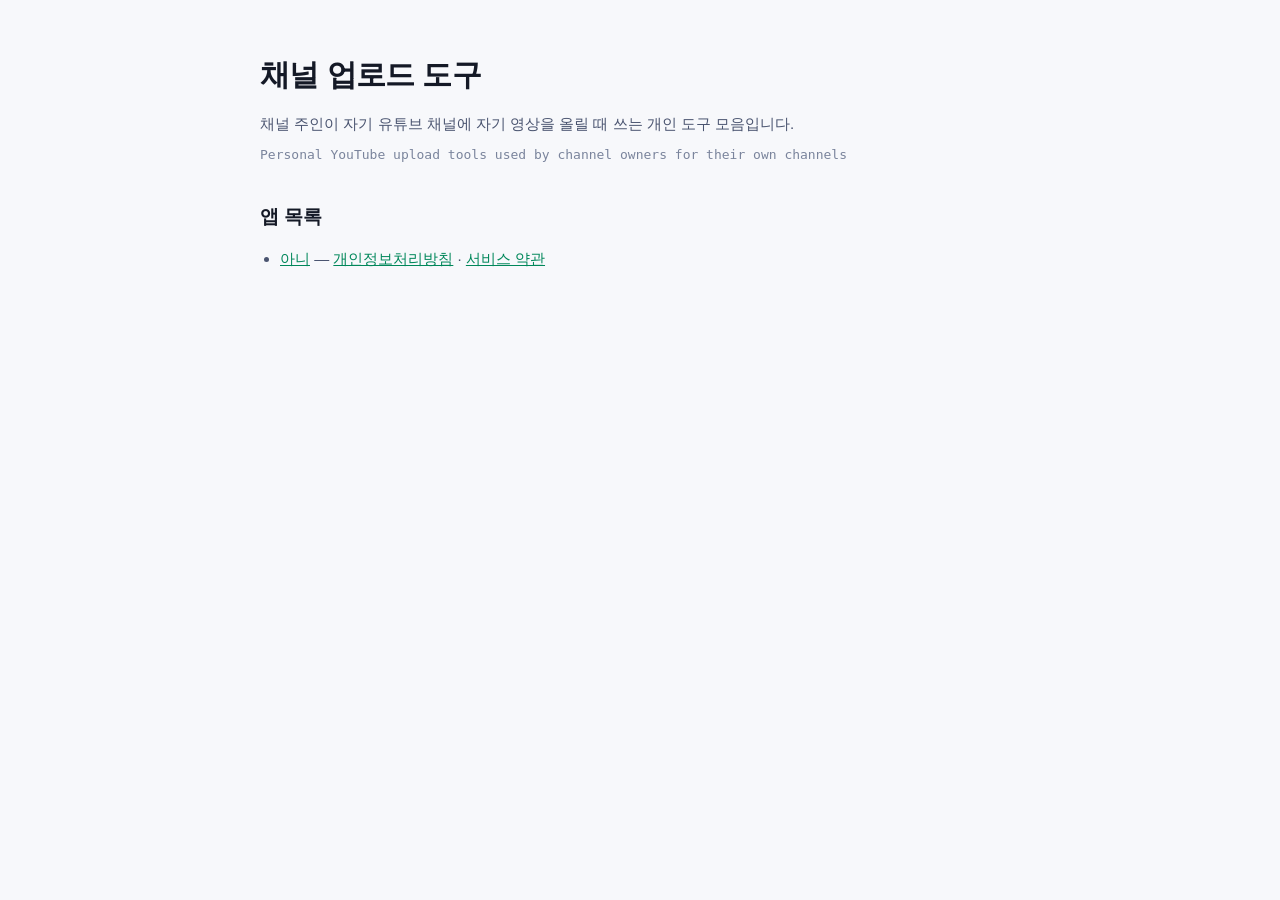
<file: index.html>
<!doctype html>
<html lang="ko"><head>
<meta charset="utf-8"><meta name="viewport" content="width=device-width,initial-scale=1">
<title>채널 업로드 도구</title>
<link rel="stylesheet" href="assets/style.css">
</head><body><div class="w">
<h1>채널 업로드 도구</h1>
<p class="sub">채널 주인이 자기 유튜브 채널에 자기 영상을 올릴 때 쓰는 개인 도구 모음입니다.</p>
<p class="date">Personal YouTube upload tools used by channel owners for their own channels</p>

<h2>앱 목록</h2>
<ul>
<li><a href="./anii/">아니</a> — <a href="./anii/privacy.html">개인정보처리방침</a> · <a href="./anii/terms.html">서비스 약관</a></li>
</ul>
</div></body></html>
</file>
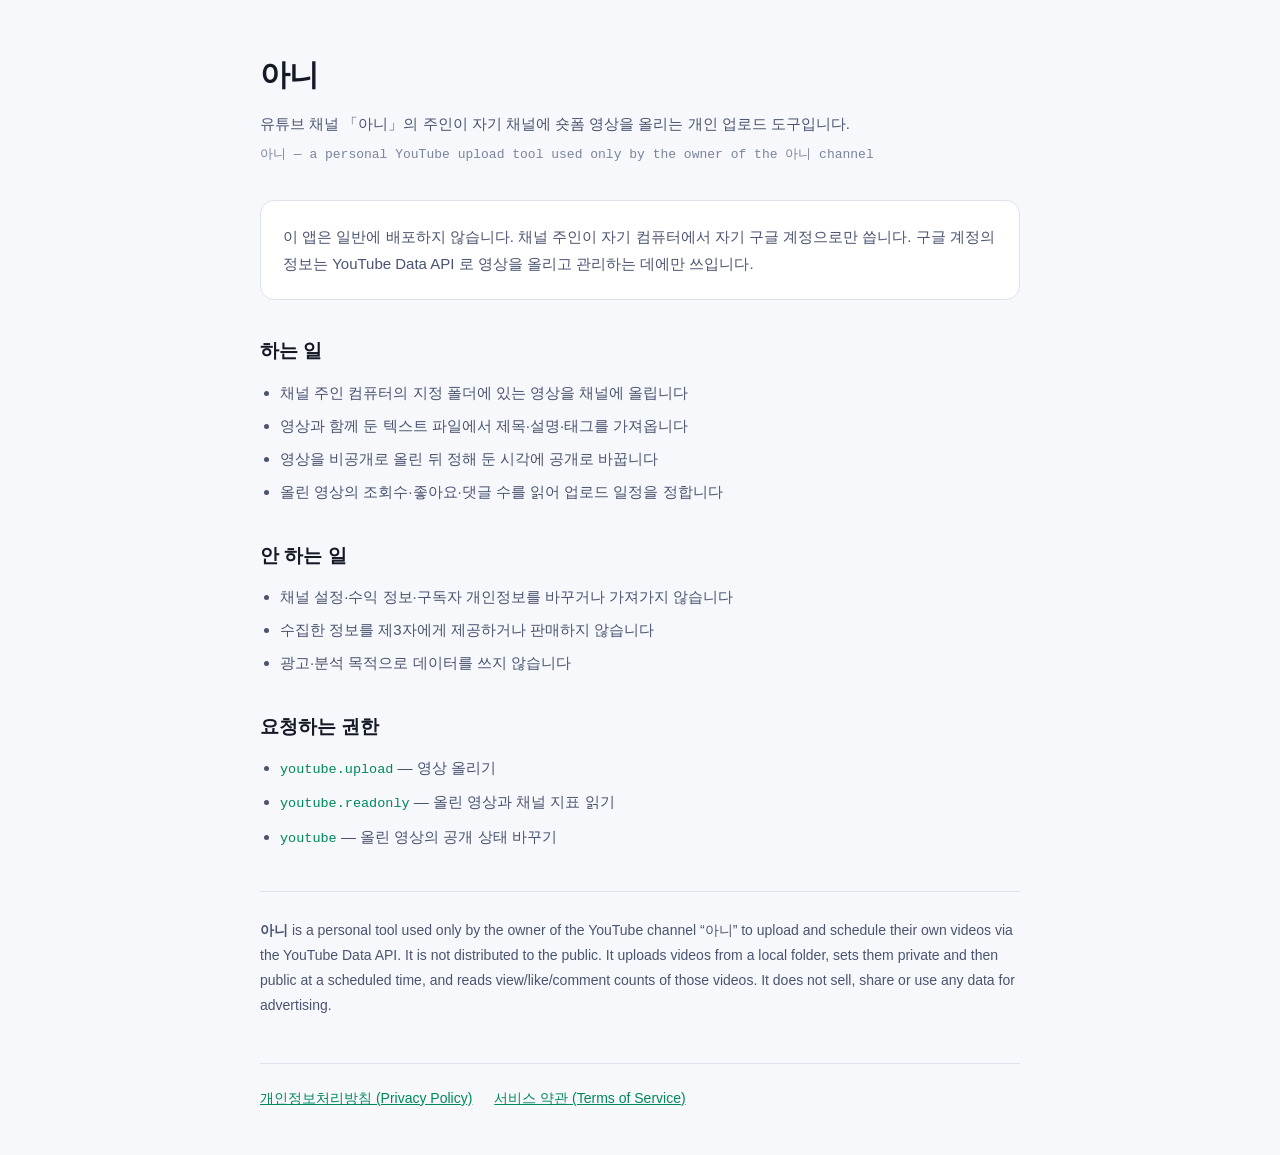
<file: anii/index.html>
<!doctype html>
<html lang="ko"><head>
<meta charset="utf-8"><meta name="viewport" content="width=device-width,initial-scale=1">
<title>아니</title>
<link rel="stylesheet" href="../assets/style.css">
</head><body><div class="w">
<h1>아니</h1>
<p class="sub">유튜브 채널 「아니」의 주인이 자기 채널에 숏폼 영상을 올리는 개인 업로드 도구입니다.</p>
<p class="date">아니 — a personal YouTube upload tool used only by the owner of the 아니 channel</p>

<div class="box">
<p>이 앱은 일반에 배포하지 않습니다. 채널 주인이 자기 컴퓨터에서 자기 구글 계정으로만 씁니다.
구글 계정의 정보는 YouTube Data API 로 영상을 올리고 관리하는 데에만 쓰입니다.</p>
</div>

<h2>하는 일</h2>
<ul>
<li>채널 주인 컴퓨터의 지정 폴더에 있는 영상을 채널에 올립니다</li>
<li>영상과 함께 둔 텍스트 파일에서 제목·설명·태그를 가져옵니다</li>
<li>영상을 비공개로 올린 뒤 정해 둔 시각에 공개로 바꿉니다</li>
<li>올린 영상의 조회수·좋아요·댓글 수를 읽어 업로드 일정을 정합니다</li>
</ul>

<h2>안 하는 일</h2>
<ul>
<li>채널 설정·수익 정보·구독자 개인정보를 바꾸거나 가져가지 않습니다</li>
<li>수집한 정보를 제3자에게 제공하거나 판매하지 않습니다</li>
<li>광고·분석 목적으로 데이터를 쓰지 않습니다</li>
</ul>

<h2>요청하는 권한</h2>
<ul>
<li><code>youtube.upload</code> — 영상 올리기</li>
<li><code>youtube.readonly</code> — 올린 영상과 채널 지표 읽기</li>
<li><code>youtube</code> — 올린 영상의 공개 상태 바꾸기</li>
</ul>

<div class="en">
<p><b>아니</b> is a personal tool used only by the owner of the YouTube channel “아니” to upload and schedule
their own videos via the YouTube Data API. It is not distributed to the public. It uploads videos from a local
folder, sets them private and then public at a scheduled time, and reads view/like/comment counts of those videos.
It does not sell, share or use any data for advertising.</p>
</div>

<nav>
<a href="./privacy.html">개인정보처리방침 (Privacy Policy)</a>
<a href="./terms.html">서비스 약관 (Terms of Service)</a>
</nav>
</div></body></html>
</file>
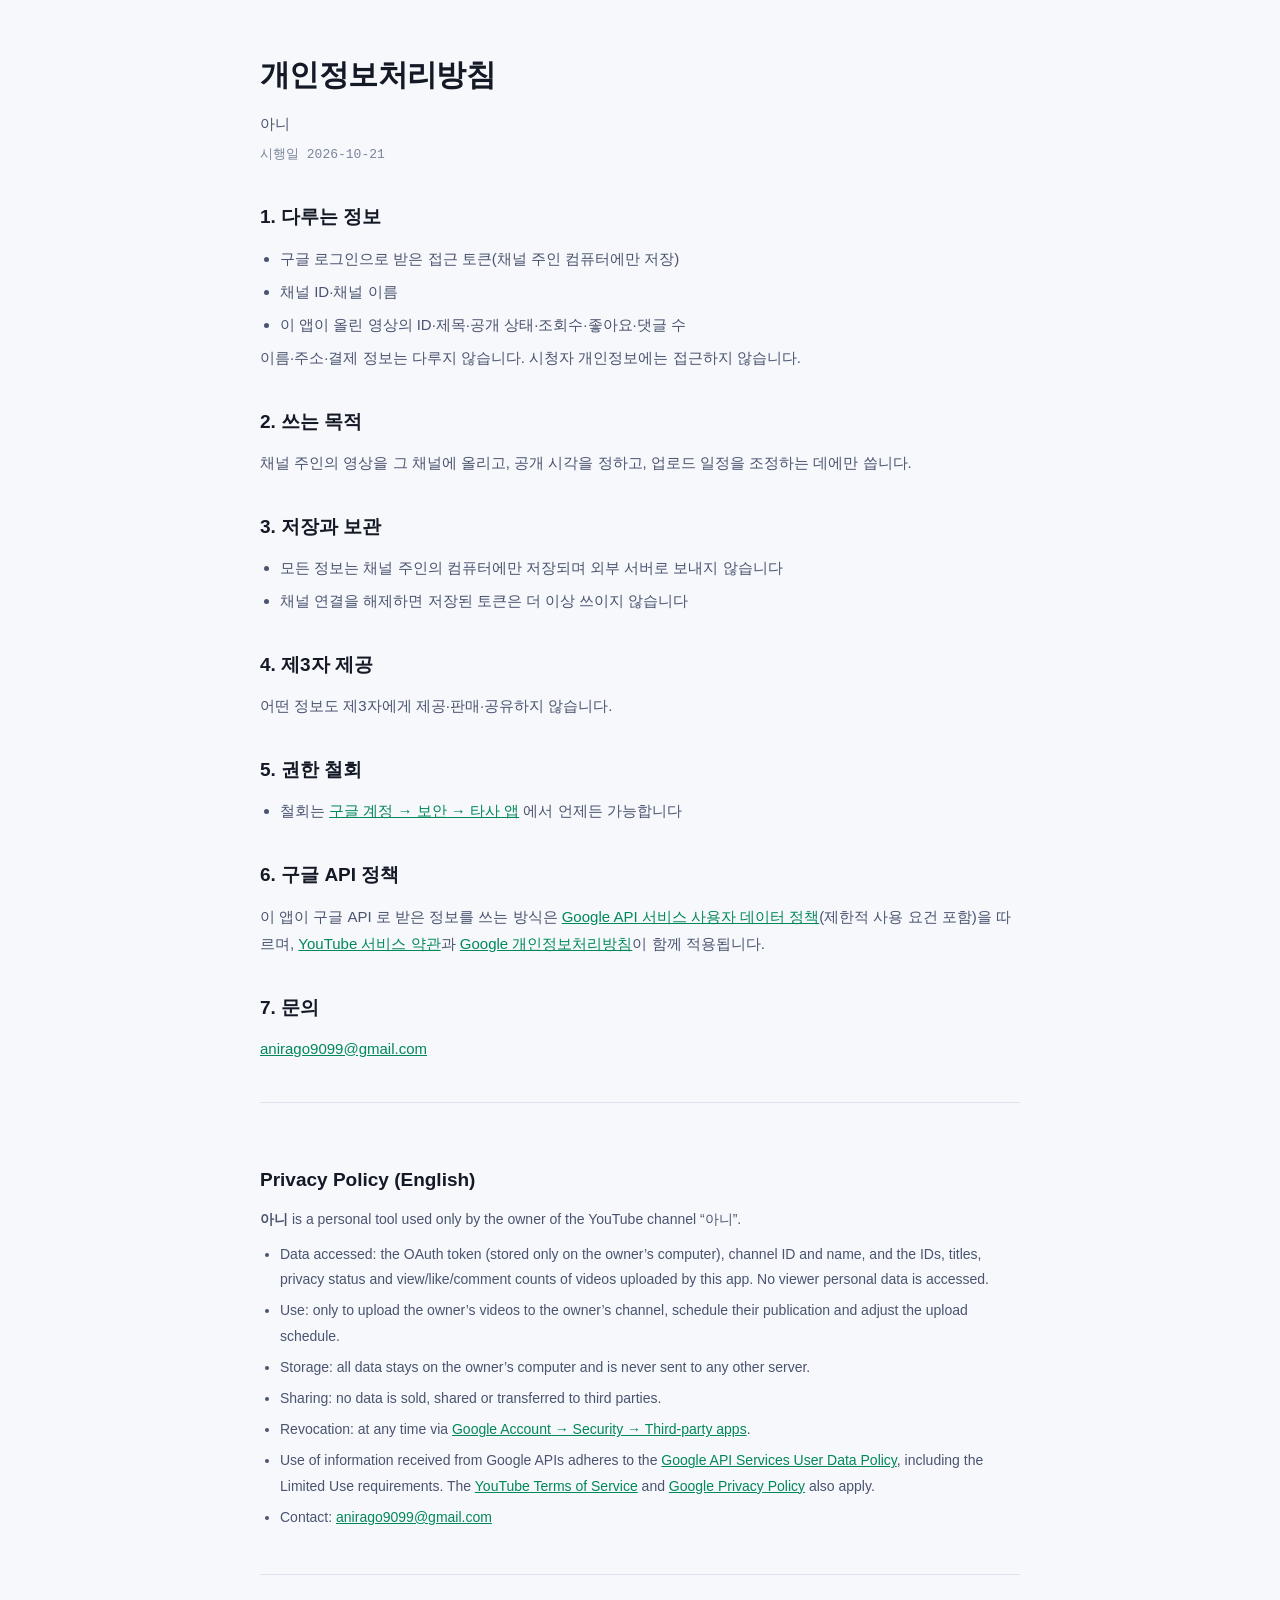
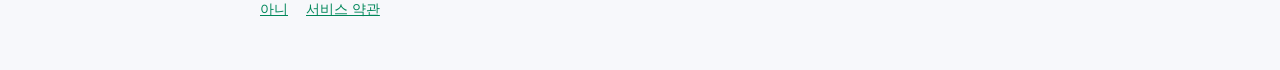
<file: anii/privacy.html>
<!doctype html>
<html lang="ko"><head>
<meta charset="utf-8"><meta name="viewport" content="width=device-width,initial-scale=1">
<title>개인정보처리방침 · 아니</title>
<link rel="stylesheet" href="../assets/style.css">
</head><body><div class="w">
<h1>개인정보처리방침</h1>
<p class="sub">아니</p>
<p class="date">시행일 2026-10-21</p>

<h2>1. 다루는 정보</h2>
<ul>
<li>구글 로그인으로 받은 접근 토큰(채널 주인 컴퓨터에만 저장)</li>
<li>채널 ID·채널 이름</li>
<li>이 앱이 올린 영상의 ID·제목·공개 상태·조회수·좋아요·댓글 수</li>
</ul>
<p>이름·주소·결제 정보는 다루지 않습니다. 시청자 개인정보에는 접근하지 않습니다.</p>

<h2>2. 쓰는 목적</h2>
<p>채널 주인의 영상을 그 채널에 올리고, 공개 시각을 정하고, 업로드 일정을 조정하는 데에만 씁니다.</p>

<h2>3. 저장과 보관</h2>
<ul>
<li>모든 정보는 채널 주인의 컴퓨터에만 저장되며 외부 서버로 보내지 않습니다</li>
<li>채널 연결을 해제하면 저장된 토큰은 더 이상 쓰이지 않습니다</li>
</ul>

<h2>4. 제3자 제공</h2>
<p>어떤 정보도 제3자에게 제공·판매·공유하지 않습니다.</p>

<h2>5. 권한 철회</h2>
<ul>
<li>철회는 <a href="https://myaccount.google.com/permissions">구글 계정 → 보안 → 타사 앱</a> 에서 언제든 가능합니다</li>
</ul>

<h2>6. 구글 API 정책</h2>
<p>이 앱이 구글 API 로 받은 정보를 쓰는 방식은
<a href="https://developers.google.com/terms/api-services-user-data-policy">Google API 서비스 사용자 데이터 정책</a>(제한적 사용 요건 포함)을 따르며,
<a href="https://www.youtube.com/t/terms">YouTube 서비스 약관</a>과
<a href="https://policies.google.com/privacy">Google 개인정보처리방침</a>이 함께 적용됩니다.</p>

<h2>7. 문의</h2>
<p><a href="mailto:anirago9099@gmail.com">anirago9099@gmail.com</a></p>

<div class="en">
<h2>Privacy Policy (English)</h2>
<p><b>아니</b> is a personal tool used only by the owner of the YouTube channel “아니”.</p>
<ul>
<li>Data accessed: the OAuth token (stored only on the owner’s computer), channel ID and name, and the IDs, titles,
privacy status and view/like/comment counts of videos uploaded by this app. No viewer personal data is accessed.</li>
<li>Use: only to upload the owner’s videos to the owner’s channel, schedule their publication and adjust the upload schedule.</li>
<li>Storage: all data stays on the owner’s computer and is never sent to any other server.</li>
<li>Sharing: no data is sold, shared or transferred to third parties.</li>
<li>Revocation: at any time via <a href="https://myaccount.google.com/permissions">Google Account → Security → Third-party apps</a>.</li>
<li>Use of information received from Google APIs adheres to the
<a href="https://developers.google.com/terms/api-services-user-data-policy">Google API Services User Data Policy</a>,
including the Limited Use requirements. The <a href="https://www.youtube.com/t/terms">YouTube Terms of Service</a> and
<a href="https://policies.google.com/privacy">Google Privacy Policy</a> also apply.</li>
<li>Contact: <a href="mailto:anirago9099@gmail.com">anirago9099@gmail.com</a></li>
</ul>
</div>

<nav><a href="./">아니</a><a href="./terms.html">서비스 약관</a></nav>
</div></body></html>
</file>
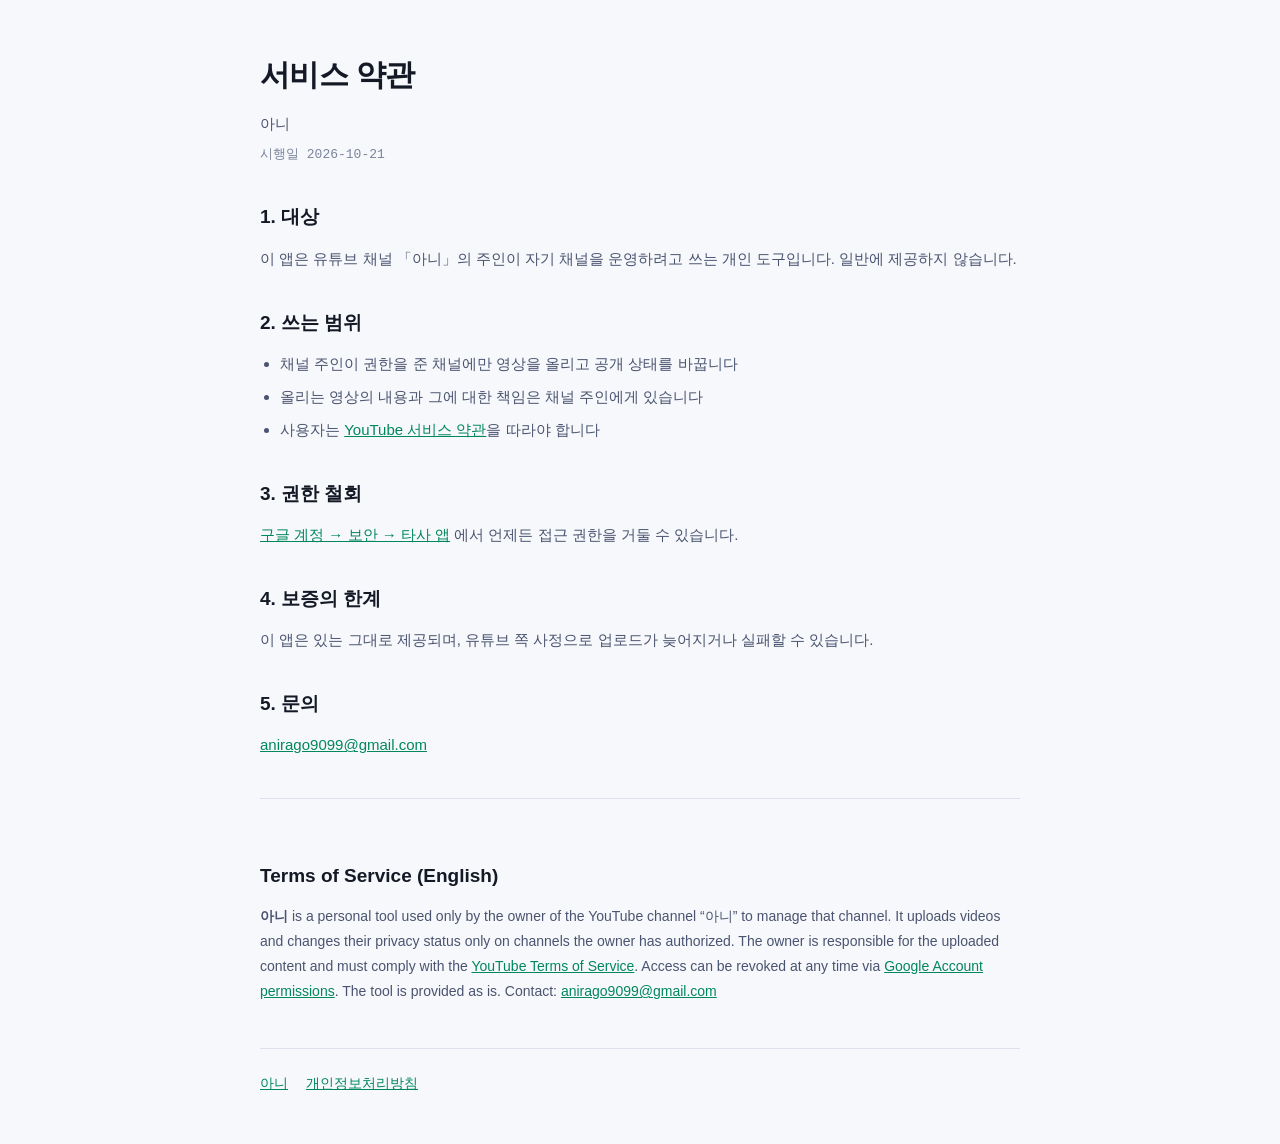
<file: anii/terms.html>
<!doctype html>
<html lang="ko"><head>
<meta charset="utf-8"><meta name="viewport" content="width=device-width,initial-scale=1">
<title>서비스 약관 · 아니</title>
<link rel="stylesheet" href="../assets/style.css">
</head><body><div class="w">
<h1>서비스 약관</h1>
<p class="sub">아니</p>
<p class="date">시행일 2026-10-21</p>

<h2>1. 대상</h2>
<p>이 앱은 유튜브 채널 「아니」의 주인이 자기 채널을 운영하려고 쓰는 개인 도구입니다. 일반에 제공하지 않습니다.</p>

<h2>2. 쓰는 범위</h2>
<ul>
<li>채널 주인이 권한을 준 채널에만 영상을 올리고 공개 상태를 바꿉니다</li>
<li>올리는 영상의 내용과 그에 대한 책임은 채널 주인에게 있습니다</li>
<li>사용자는 <a href="https://www.youtube.com/t/terms">YouTube 서비스 약관</a>을 따라야 합니다</li>
</ul>

<h2>3. 권한 철회</h2>
<p><a href="https://myaccount.google.com/permissions">구글 계정 → 보안 → 타사 앱</a> 에서 언제든 접근 권한을 거둘 수 있습니다.</p>

<h2>4. 보증의 한계</h2>
<p>이 앱은 있는 그대로 제공되며, 유튜브 쪽 사정으로 업로드가 늦어지거나 실패할 수 있습니다.</p>

<h2>5. 문의</h2>
<p><a href="mailto:anirago9099@gmail.com">anirago9099@gmail.com</a></p>

<div class="en">
<h2>Terms of Service (English)</h2>
<p><b>아니</b> is a personal tool used only by the owner of the YouTube channel “아니” to manage that channel.
It uploads videos and changes their privacy status only on channels the owner has authorized. The owner is responsible
for the uploaded content and must comply with the <a href="https://www.youtube.com/t/terms">YouTube Terms of Service</a>.
Access can be revoked at any time via <a href="https://myaccount.google.com/permissions">Google Account permissions</a>.
The tool is provided as is. Contact: <a href="mailto:anirago9099@gmail.com">anirago9099@gmail.com</a></p>
</div>

<nav><a href="./">아니</a><a href="./privacy.html">개인정보처리방침</a></nav>
</div></body></html>
</file>
<file: assets/style.css>
:root{--bg:#0B0E17;--card:#141926;--line:#242C3F;--fg:#E9EDF6;--mid:#9AA4BF;--dim:#5F6982;--accent:#00D68F}
@media (prefers-color-scheme: light){:root{--bg:#F7F8FB;--card:#FFFFFF;--line:#DDE2EC;--fg:#141926;--mid:#4A5470;--dim:#7A849C;--accent:#00875A}}
*{box-sizing:border-box;margin:0;padding:0}
body{background:var(--bg);color:var(--fg);font-family:-apple-system,"Apple SD Gothic Neo","Malgun Gothic",sans-serif;line-height:1.8;padding:48px 16px}
.w{max-width:760px;margin:0 auto}
a{color:var(--accent)}
h1{font-size:30px;font-weight:900;margin-bottom:8px;letter-spacing:-.02em}
h2{font-size:19px;font-weight:800;margin:34px 0 10px}
p,li{color:var(--mid);font-size:15px}
ul{margin:10px 0 0 20px}li{margin-bottom:6px}
.sub{font-size:15px;color:var(--mid);margin-bottom:6px}
.date{color:var(--dim);font-size:13px;font-family:monospace;margin-bottom:34px}
.box{background:var(--card);border:1px solid var(--line);border-radius:14px;padding:22px;margin:20px 0}
code{color:var(--accent);font-size:13.5px;word-break:break-all}
nav{margin-top:44px;padding-top:22px;border-top:1px solid var(--line);font-size:14px}
nav a{margin-right:18px}
.en{margin-top:40px;padding-top:26px;border-top:1px solid var(--line)}
.en p,.en li{font-size:14px}
</file>
